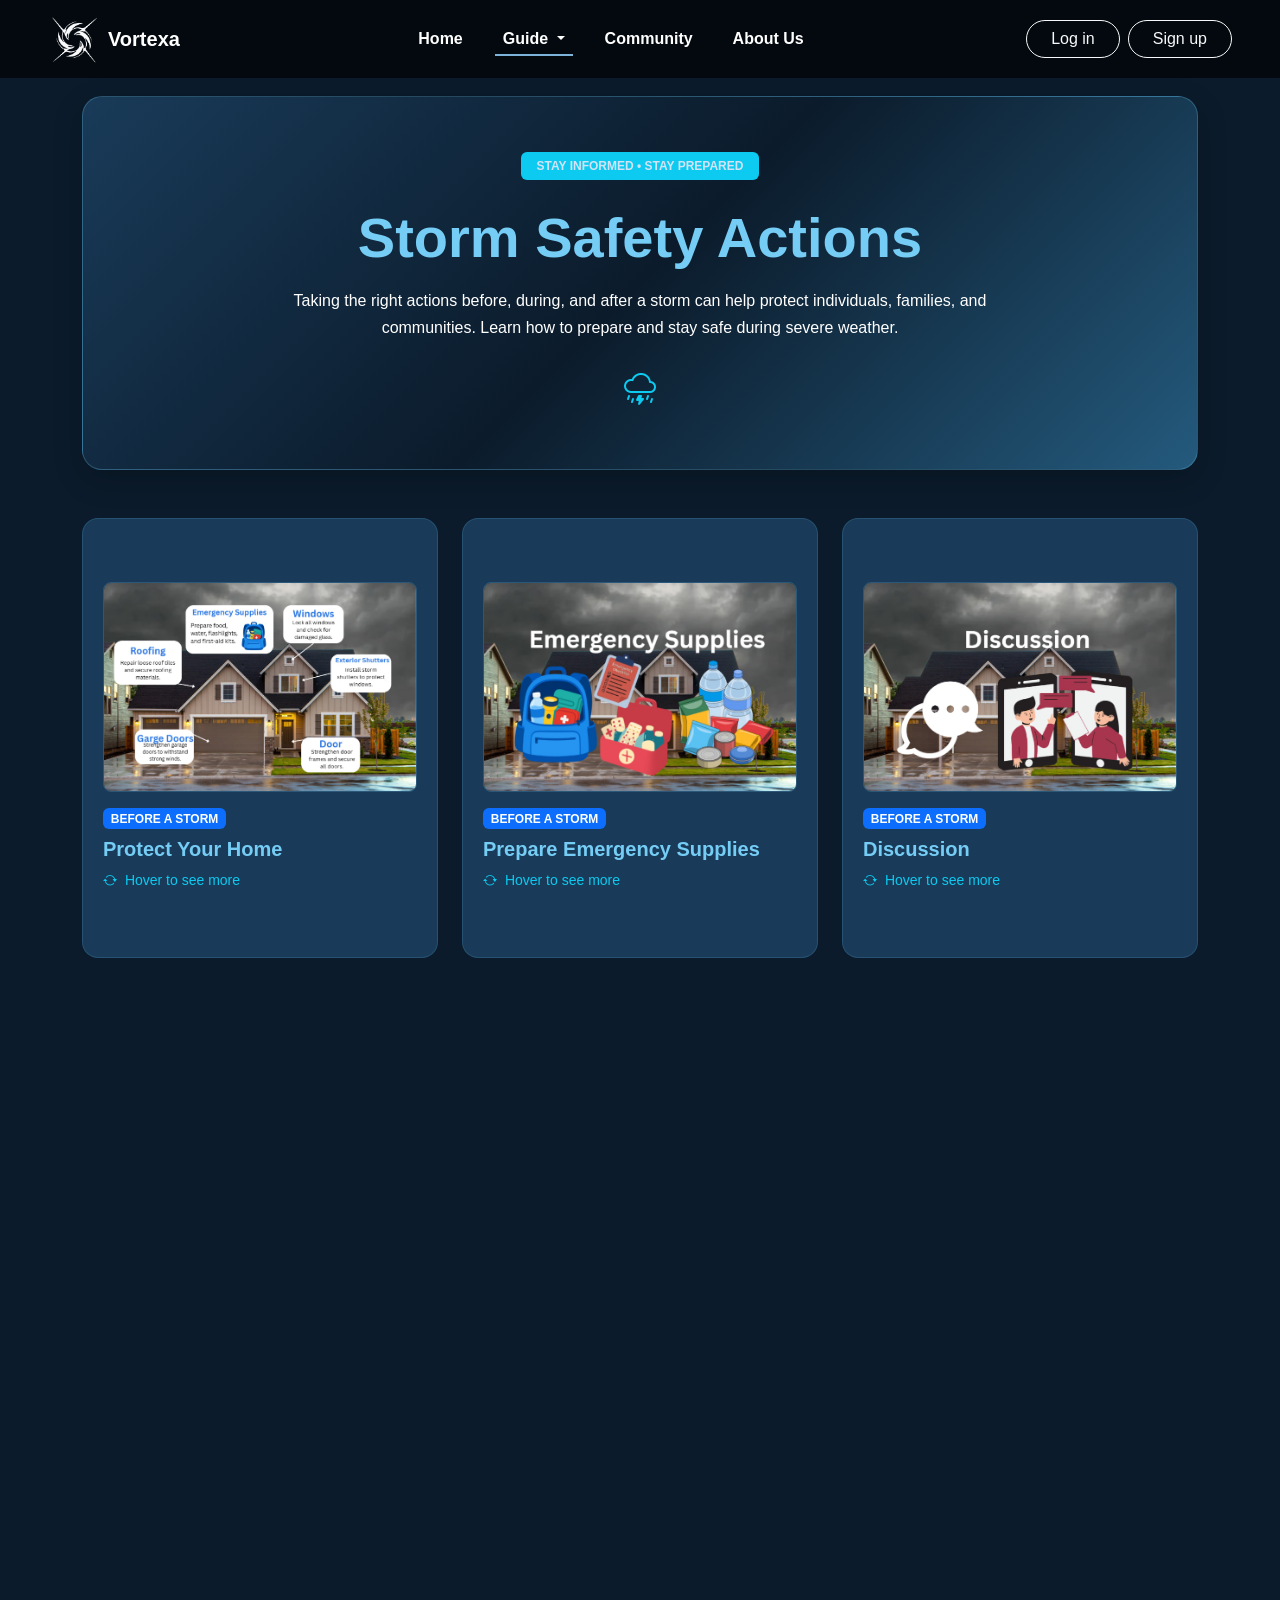
<file: page/safety.html>
<!DOCTYPE html>
<html lang="en">
<head>
    <meta charset="UTF-8">
    <meta name="viewport" content="width=device-width, initial-scale=1.0">
    <title>Document</title>
    <link href="https://cdn.jsdelivr.net/npm/bootstrap@5.3.8/dist/css/bootstrap.min.css" rel="stylesheet">
    <link rel="stylesheet" href="https://cdn.jsdelivr.net/npm/bootstrap-icons@1.13.1/font/bootstrap-icons.min.css">
    <link href="https://unpkg.com/aos@2.3.1/dist/aos.css" rel="stylesheet">
    <link rel="stylesheet" href="../style/community.css">
    <link rel="stylesheet" href="../style/style.css">
    <link rel="shortcut icon" href="../media/black_logo.png">
</head>
<body id="top">

    <!-- Start NAVBAR -->
    <nav class="navbar navbar-expand-lg navbar-dark fixed-top navbar-blurred">
        <div class="container-fluid px-3 px-lg-5">
            <a href="../index.html" class="navbar-brand d-flex align-items-center">
                <img src="../media/voretxa logo.png" class="nav-logo-img object-fit-contain" alt="Logo">
                <span class="ms-2 fw-bold fs-5">Vortexa</span>
            </a>
            <button class="navbar-toggler" type="button" data-bs-toggle="collapse" data-bs-target="#navbarMenu" aria-controls="navbarMenu" aria-expanded="false" aria-label="Toggle navigation">
                <span class="navbar-toggler-icon"></span>
            </button>
            <div class="collapse navbar-collapse" id="navbarMenu">
                <ul class="navbar-nav mx-auto nav-links gap-lg-4">
                    <li class="nav-item">
                        <a href="../index.html" class="text-decoration-none nav-link text-white fw-bold"> Home </a>
                    </li>

                    <li class="nav-item dropdown">
                        <a class="text-decoration-none nav-link dropdown-toggle text-white fw-bold active" href="#" id="guideDropdown" role="button" data-bs-toggle="dropdown" aria-expanded="false" aria-current="page">
                            Guide
                        </a>
                        <ul class="dropdown-menu dropdown-menu-dark" aria-labelledby="guideDropdown">
                            <li><a href="guide.html" class="text-decoration-none dropdown-item"> Guide </a></li>
                            <li><a href="stormrisk.html" class="text-decoration-none dropdown-item"> Storm Risk </a></li>
                            <li><a href="safety.html" class="text-decoration-none dropdown-item active"> Safety Action</a></li>
                        </ul>
                    </li>
                    <li class="nav-item"><a href="community.html" class="text-decoration-none nav-link text-white fw-bold"> Community </a></li>
                    <li class="nav-item"> <a href="aboutus.html" class="text-decoration-none nav-link text-white fw-bold"> About Us </a> </li>
                </ul>

                <div class="d-flex flex-column flex-lg-row gap-2 mt-3 mt-lg-0">
                    <a href="#" class="btn btn-outline-light rounded-pill px-4"> Log in </a>
                    <a href="#" class="btn btn-outline-light rounded-pill px-4">Sign up </a>
                </div>
            </div>
        </div>
    </nav>

    <!-- End NAVBAR  -->

    <!-- Start Safety  -->

    <section id="actions" class="action-section py-5">
        <div class="container">
            
            <!-- Start Safety Hero -->
            <div class="storm-header text-center mb-5 mt-5" data-aos="fade-down" data-aos-easing="linear" data-aos-duration="1500">

                <span class="badge bg-info text-dark px-3 py-2 mb-4">
                    STAY INFORMED • STAY PREPARED
                </span>

                <h1 class="display-4 mb-3">
                    Storm Safety Actions
                </h1>

                <p class="fs-6 text-white">
                    Taking the right actions before, during, and after a storm can help protect individuals, families, and communities. Learn how to prepare and stay safe during severe weather.
                </p>

                <div class="mt-4">
                    <i class="bi bi-cloud-lightning-rain text-info fs-2"></i>
                </div>

            </div>
            <!-- End Safety  -->


           <div class="row g-4">

    <!-- CARD 1 -->
    <div class="col-md-6 col-lg-4" data-aos="fade-up">
        <div class="flip-card">
            <div class="flip-card-inner">

                <div class="flip-card-front">

                    <img src="../media/supplies.jpg"
                         alt="Protect Your Home"
                         class="img-fluid w-100 rounded-3">

                    <span class="badge bg-primary align-self-start mt-3 mb-2">
                        BEFORE A STORM
                    </span>

                    <h5>Protect Your Home</h5>

                    <p class="text-info small mb-0">
                        <i class="bi bi-arrow-repeat me-1"></i>
                        Hover to see more
                    </p>

                </div>

                <div class="flip-card-back">
                    <h5>Protect Your Home</h5>
                    <p>Secure outdoor furniture and loose objects so they cannot be blown away or damage your home. Trim trees that could fall onto your house, and keep drains, gutters, and downspouts clean. Check your roof, windows, and doors for possible water leaks.</p>
                </div>

            </div>
        </div>
    </div>

    <!-- CARD 2 -->
    <div class="col-md-6 col-lg-4" data-aos="fade-up" data-aos-delay="100">
        <div class="flip-card">
            <div class="flip-card-inner">

                <div class="flip-card-front">

                    <img src="../media/Emergency.jpg"
                         alt="Emergency Supplies"
                         class="img-fluid w-100 rounded-3">

                    <span class="badge bg-primary align-self-start mt-3 mb-2">
                        BEFORE A STORM
                    </span>

                    <h5>Prepare Emergency Supplies</h5>

                    <p class="text-info small mb-0">
                        <i class="bi bi-arrow-repeat me-1"></i>
                        Hover to see more
                    </p>

                </div>

                <div class="flip-card-back">
                    <h5>Prepare for Emergencies</h5>
                    <p>Sign up for local emergency alerts and monitor weather reports and news. Prepare a backup battery for your phone and a battery-powered radio. Pack a disaster kit, learn first aid and CPR, and practice emergency plans with your family.</p>
                </div>

            </div>
        </div>
    </div>

    <!-- CARD 3 -->
    <div class="col-md-6 col-lg-4" data-aos="fade-up" data-aos-delay="100">
        <div class="flip-card">
            <div class="flip-card-inner">

                <div class="flip-card-front">

                    <img src="../media/discussion.jpg"
                        alt="Emergency Supplies"
                        class="img-fluid w-100 rounded-3">

                    <span class="badge bg-primary align-self-start mt-3 mb-2">
                        BEFORE A STORM
                    </span>

                    <h5>Discussion</h5>

                    <p class="text-info small mb-0">
                        <i class="bi bi-arrow-repeat me-1"></i>
                        Hover to see more
                    </p>

                </div>

                <div class="flip-card-back">
                    <h5>Discussion Before a Storm</h5>

                    <p>
                        Before a storm, people should prepare emergency supplies, check weather updates, protect their homes, and make safety plans with their families. What preparations can help keep everyone safe?
                    </p>

                    <a href="community.html#weather-forum" class="btn btn-outline-info rounded-pill mt-2">
                        Learn More <i class="bi bi-arrow-right ms-1"></i>
                    </a>
                </div>

            </div>
        </div>
    </div>

    <!-- CARD 4 -->
    <div class="col-md-6 col-lg-4" data-aos="fade-up" data-aos-delay="200">
        <div class="flip-card">
            <div class="flip-card-inner">

                <div class="flip-card-front">

                    <img src="../media/stay.jpg"
                         alt="Weather Alerts"
                         class="img-fluid w-100 rounded-3">

                    <span class="badge bg-warning align-self-start mt-3 mb-2">
                        DURING A STORM
                    </span>

                    <h5>Stay Updated with Weather Alerts</h5>

                    <p class="text-info small mb-0">
                        <i class="bi bi-arrow-repeat me-1"></i>
                        Hover to see more
                    </p>

                </div>

                <div class="flip-card-back">
                    <h5>Stay Updated with Weather Alerts</h5>
                    <p>Pay attention to weather alerts and local information. Follow updates about the storm and understand emergency warnings. Postpone outdoor activities when thunderstorms are forecast.</p>
                </div>

            </div>
        </div>
    </div>

    <!-- CARD 5 -->
    <div class="col-md-6 col-lg-4" data-aos="fade-up" data-aos-delay="100">
        <div class="flip-card">
            <div class="flip-card-inner">

                <div class="flip-card-front">

                    <img src="../media/danger.jpg"
                         alt="Dangerous Areas"
                         class="img-fluid w-100 rounded-3">

                    <span class="badge bg-warning align-self-start mt-3 mb-2">
                        DURING A STORM
                    </span>

                    <h5>Avoid Dangerous Areas</h5>

                    <p class="text-info small mb-0">
                        <i class="bi bi-arrow-repeat me-1"></i>
                        Hover to see more
                    </p>

                </div>

                <div class="flip-card-back">
                    <h5>Avoid Dangerous Areas</h5>
                    <p>Stay away from trees, sheds, and open outdoor areas during thunderstorms. If flooding occurs, move to higher ground. Never walk, swim, or drive through floodwater. Continue moving toward a sturdy shelter if you are outside.</p>
                </div>

            </div>
        </div>
    </div>

    <!-- CARD 6 -->
    <div class="col-md-6 col-lg-4" data-aos="fade-up" data-aos-delay="200">
        <div class="flip-card">
            <div class="flip-card-inner">

                <div class="flip-card-front">

                    <img src="../media/safe.jpg"
                         alt="Safety Check"
                         class="img-fluid w-100 rounded-3">

                    <span class="badge bg-success align-self-start mt-3 mb-2">
                        AFTER A STORM
                    </span>

                    <h5>Check Safety and Get Help</h5>

                    <p class="text-info small mb-0">
                        <i class="bi bi-arrow-repeat me-1"></i>
                        Hover to see more
                    </p>

                </div>

                <div class="flip-card-back">
                    <h5>Check Safety After the Storm</h5>
                    <p>Stay away from fallen power lines, poles, and wires, and report them to the utility company. During power outages, use flashlights instead of candles. Keep generators and grills outdoors, away from windows, and throw away food that has become wet or warm.</p>
                </div>

            </div>
        </div>
    </div>

</div>

            <div class="action-alert p-4 mt-5" data-aos="fade-up" data-aos-anchor-placement="center-bottom">
                <div class="d-flex align-items-start gap-3">
                    <i class="bi bi-exclamation-triangle-fill fs-3 text-info"></i>
                    <div>
                        <h5 class="fw-bold text-info mb-2">
                            Important Safety Reminder
                        </h5>

                        <p class="mb-0">
                            Always follow official weather warnings and instructions from local authorities. Do not return to dangerous areas until they are declared safe.
                        </p>
                    </div>

                </div>
            </div>

            <!-- Start UNHCR SUPPORT -->
            <div class="support-box p-4 p-md-5 mt-5" data-aos="zoom-in">

                <div class="text-center mb-5">

                    <span class="badge bg-info text-dark p-2 mb-3">
                        SUPPORT AND ASSISTANCE
                    </span>

                    <h2 class="support-title fw-bold mt-2">
                        Myanmar Support
                    </h2>

                    <p class="mx-auto lh-lg" style="max-width: 700px;">
                        People affected by emergencies may need additional support and protection. Contact the relevant support office for information and assistance.
                    </p>

                </div>

                <!-- phone no. -->
                <div class="row g-4 mb-5">

                    <!-- PROTECTION AND SAFETY -->
                    <div class="col-md-6" data-aos="fade-up">
                        <div class="flip-card support-flip">
                            <div class="flip-card-inner">

                                <div class="flip-card-front text-center align-items-center">
                                    <i class="bi bi-shield-lock fs-1 text-info mb-3"></i>

                                    <h5>Protection and Safety</h5>

                                    <p class="text-info small mb-0">
                                        <i class="bi bi-arrow-repeat me-1"></i>
                                        Hover to see more
                                    </p>
                                </div>

                                <div class="flip-card-back text-center">
                                    <h5>Protection and Safety</h5>

                                    <p class="mb-0">
                                        Get safety information, emergency warnings, and guidance on protecting yourself and your family during and after storms.
                                    </p>
                                </div>

                            </div>
                        </div>
                    </div>

                    <!-- HUMANITARIAN SUPPORT -->
                    <div class="col-md-6" data-aos="fade-up" data-aos-delay="100">
                        <div class="flip-card support-flip">
                            <div class="flip-card-inner">

                                <div class="flip-card-front text-center align-items-center">
                                    <i class="bi bi-people fs-1 text-info mb-3"></i>

                                    <h5>Humanitarian Support</h5>

                                    <p class="text-info small mb-0">
                                        <i class="bi bi-arrow-repeat me-1"></i>
                                        Hover to see more
                                    </p>
                                </div>

                                <div class="flip-card-back text-center">
                                    <h5>Humanitarian Support</h5>

                                    <p class="mb-0">
                                        Learn about emergency shelters, food, clean water, medical care, and other assistance for communities affected by storms.
                                    </p>
                                </div>

                            </div>
                        </div>
                    </div>

                </div>

                <!-- Contact Info -->
                <div class="contant-header p-4 p-md-5 rounded">

                    <h3 class="contact-heading fw-bold mb-4" data-aos="fade-down">
                        <i class="bi bi-telephone-fill me-2"></i>
                        Contact Information
                    </h3>

                    <div class="working-hours p-3 mb-4" data-aos="fade-down">
                        <div class="d-flex align-items-center gap-3">
                            <i class="bi bi-clock fs-3 text-info"></i>

                            <div>
                                <h6 class="fw-bold mb-1">
                                    Helpline Working Hours
                                </h6>

                                <p class="mb-0">
                                    Monday - Friday: 8:30 AM - 5:00 PM (Myanmar Time)
                                </p>
                            </div>

                        </div>
                    </div>

                    <h5 class="contact-heading fw-bold mb-3" data-aos="fade-down">
                        Yangon Office
                    </h5>

                    <div class="row g-3 mb-5">

                        <div class="col-md-4" data-aos="flip-up">
                            <div class="contact-card">
                                <h6>
                                    <i class="bi bi-telephone me-2"></i>
                                    Phone
                                </h6>

                                <a href="tel:09450065964" class="contact-link">
                                    09 450 065 964
                                </a>
                            </div>
                        </div>

                        <div class="col-md-4" data-aos="flip-up">
                            <div class="contact-card">
                                <h6>
                                    <i class="bi bi-envelope me-2"></i>
                                    Email
                                </h6>

                                <a href="mailto:myaya@unhcr.org" class="contact-link">
                                    myaya@unhcr.org
                                </a>
                            </div>
                        </div>

                        <div class="col-md-4" data-aos="flip-up">
                            <div class="contact-card">
                                <h6>
                                    <i class="bi bi-facebook me-2"></i>
                                    Facebook
                                </h6>

                                <a href="https://www.facebook.com/UNHCRMyanmar" target="_blank" rel="noopener noreferrer" class="contact-link">
                                    UNHCR Myanmar
                                </a>
                            </div>
                        </div>

                    </div>

                    <h5 class="contact-heading fw-bold mb-3" data-aos="fade-down">
                        Regional Office Helplines
                    </h5>

                    <div class="row g-3">

                        <div class="col-md-6 col-lg-4" data-aos="flip-up">
                            <div class="contact-card">
                                <h6>
                                    <i class="bi bi-geo-alt me-2"></i>
                                    Maungdaw Office
                                </h6>

                                <p>Rakhine State</p>

                                <a href="tel:09880876880" class="contact-link">
                                    09 880 876 880
                                </a>
                            </div>
                        </div>

                        <div class="col-md-6 col-lg-4" data-aos="flip-up">
                            <div class="contact-card">
                                <h6>
                                    <i class="bi bi-geo-alt me-2"></i>
                                    Sittwe Office
                                </h6>

                                <p>Rakhine State</p>

                                <a href="tel:09880876838" class="contact-link">
                                    09 880 876 838
                                </a>
                            </div>
                        </div>

                        <div class="col-md-6 col-lg-4" data-aos="flip-up">
                            <div class="contact-card">
                                <h6>
                                    <i class="bi bi-geo-alt me-2"></i>
                                    Hpa-an Office
                                </h6>

                                <p>Mon, Kayin State and Tanintharyi Region</p>

                                <a href="tel:09442638549" class="contact-link">
                                    09 442 638 549
                                </a>
                            </div>
                        </div>

                        <div class="col-md-6 col-lg-4" data-aos="flip-up">
                            <div class="contact-card">
                                <h6>
                                    <i class="bi bi-geo-alt me-2"></i>
                                    Taunggyi Office
                                </h6>

                                <p>Southern Shan and Kayah State</p>

                                <a href="tel:09880876812" class="contact-link">
                                    09 880 876 812
                                </a>
                            </div>
                        </div>

                        <div class="col-md-6 col-lg-4" data-aos="flip-up">
                            <div class="contact-card">
                                <h6>
                                    <i class="bi bi-geo-alt me-2"></i>
                                    Mandalay Office
                                </h6>

                                <p>Chin, Sagaing, Magway and Mandalay Region</p>

                                <a href="tel:09880894701" class="contact-link">
                                    09 880 894 701
                                </a>
                            </div>
                        </div>

                        <div class="col-md-6 col-lg-4" data-aos="flip-up">
                            <div class="contact-card">
                                <h6>
                                    <i class="bi bi-geo-alt me-2"></i>
                                    Myitkyina Office
                                </h6>

                                <p>Kachin State</p>

                                <a href="tel:09880876827" class="contact-link">
                                    09 880 876 827
                                </a>
                            </div>
                        </div>

                    </div>

                    <div class="important-note p-3 mt-4" data-aos="fade-up">

                        <h6 class="fw-bold text-info">
                            <i class="bi bi-info-circle-fill me-2"></i>
                            Important Information
                        </h6>

                        <p class="mb-0">
                            If you cannot reach a helpline, try calling again later or leave a message. Contact details and service availability may change, so check the official contact page for the latest information.
                        </p>

                    </div>
                </div>
                <!-- Sources -->
                <div class="mt-5 pt-3 border-top text-center" data-aos="fade-up">
                    <p class="small mb-0">
                        <strong>Research:</strong>
                        <a href="https://climatecheck.com/risks/storm/mitigation-guide-for-homeowners" target="_blank" rel="noopener noreferrer">
                            ClimateCheck
                        </a> |

                        <a href="https://www.redcross.org/get-help/how-to-prepare-for-emergencies/types-of-emergencies/thunderstorm.html"
                        target="_blank" rel="noopener noreferrer">
                            RedCross
                        </a> |

                        <a href="https://help.unhcr.org/myanmar/contact-us/" target="_blank" rel="noopener noreferrer">
                            UNHCR
                        </a>
                    </p>
                </div>
            </div>
            <!-- End UNHCR SUPPORT -->
        </div>
    </section>

    <!-- Start FOOTER -->
    <footer class="bg-black text-white mt-4" data-aos="fade-up">
        <div class="container py-5">
            <div class="row g-4">
                <div class="col-12 col-md-5">
                    <div class="d-flex align-items-start">
                        <a href="../index.html"><img src="../media/voretxa logo.png" class="footer-logo me-3" alt="logo"></a>
                        <div>
                            <h4 class="fw-bold">Vortexa</h4>
                            <p class="small text-white-50">
                                We are dedicated to raising awareness about storms through educational information, helping people understand their behavior, risks, and safety measures.
                            </p>
                        </div>
                    </div>
                </div>

                <div class="col-12 col-md-7">
                    <div class="row g-4">
                        <div class="col-6 col-md-6">
                            <h5 class="fw-bold mb-3">Quick Links</h5>
                            <ul class="list-unstyled footer-links">
                                <li class="mb-2">
                                    <a href="../index.html" class="text-decoration-none text-white">Home</a>
                                </li>
                                <li class="mb-2">
                                    <a href="guide.html" class="text-decoration-none text-white">Guide</a>
                                </li>
                                <li class="mb-2">
                                    <a href="community.html" class="text-decoration-none text-white">Community</a>
                                </li>
                                <li class="mb-2">
                                    <a href="aboutus.html" class="text-decoration-none text-white">About Us</a>
                                </li>
                                <li class="mb-2">
                                    <a href="aboutus.html#faq" class="text-decoration-none text-white">FAQ</a>
                                </li>
                            </ul>
                        </div>


                        <div class="col-6 col-md-6">
                            <h5 class="fw-bold mb-3">Explore</h5>

                            <ul class="list-unstyled footer-links">
                                <li class="mb-2">
                                    <a href="guide.html#storm-type" class="text-decoration-none text-white">Types of Storms</a>
                                </li>
                                <li class="mb-2">
                                    <a href="community.html#weather-forum" class="text-decoration-none text-white">Weather Forum</a>
                                </li>
                                <li class="mb-2">
                                    <a href="guide.html#Preparedness" class="text-decoration-none text-white">Storm Preparedness</a>
                                </li>
                                <li class="mb-2">
                                    <a href="guide.html#causes" class="text-decoration-none text-white">Causes & Consequences</a>
                                </li>
                            </ul>
                        </div>

                    </div>
                </div>

            </div>
        </div>


        <hr class="my-0">

        <div class="container text-center py-3">
            <p class="small mb-0 text-light-50">
                Copyright &copy; 2026 storm_risk_reduction. All rights reserved.
            </p>
        </div>

    </footer>

    <!-- End FOOTER  -->

    <a href="#top" class="btn btn-primary rounded-circle position-fixed bottom-0 end-0 m-4 shadow-lg" data-aos="fade-up">
        <i class="bi - bi-caret-up-fill fs-3"></i>
    </a>

    <script src="https://cdn.jsdelivr.net/npm/bootstrap@5.3.8/dist/js/bootstrap.bundle.min.js"></script>
    <script src="https://unpkg.com/aos@2.3.1/dist/aos.js"></script>
    <script>
        AOS.init({
            duration: 800,
            once: false,
            offset: 100,
            easing: 'ease-in-out'
        });
    </script> 
</body>
</html>
</file>
<file: style/community.css>
/* GENERAL */

body {
    background-color: #0B1929;
    color: #EAF6FF;
    font-family: Arial, sans-serif;
}


/* CURRENT WEATHER HERO*/

.com-section-1 {
    margin-top: 75px;
    background: linear-gradient(120deg, #07182B, #123B5A, #176080);
    color: white;
}

.weather-icon {
    font-size: 75px;
}

#temperature {
    font-size: 85px;
    font-weight: 600;
    color: white;
}

.hero-description {
    color: #DCEAF5;
}

.weather-detail {
    height: 100%;
    padding: 20px;
    background: rgba(255, 255, 255, 0.08);
    border: 1px solid rgba(255, 255, 255, 0.15);
    border-radius: 15px;
    transition: 0.3s ease;
}

.weather-detail i {
    font-size: 28px;
    color: #7DD3FC;
}

.weather-detail p {
    color: #B8D5E8;
    margin-top: 12px;
    margin-bottom: 5px;
}

.weather-detail h4 {
    color: white;
    font-weight: bold;
}

.weather-detail:hover {
    background: rgba(255, 255, 255, 0.15);
    transform: translateY(-5px);
}


/*  WEATHER FORECAST */

.forecast-wrapper {
    background-color: #10263D;
    border: 1px solid #294B68;
}

.community-heading {
    color: #7DD3FC;
}

.forecast-card {
    height: 100%;
    padding: 18px 10px;
    text-align: center;
    background-color: #183B5B;
    border: 1px solid #326184;
    border-radius: 12px;
    transition: 0.3s ease;
}

.forecast-card:hover {
    background-color: #24577D;
    transform: translateY(-5px);
}

.forecast-card p {
    color: #B8D5E8;
    font-size: 13px;
    margin-bottom: 5px;
}

.forecast-card h6 {
    color: #7DD3FC;
    font-weight: bold;
}

.forecast-card h4 {
    color: white;
    font-weight: bold;
    margin-bottom: 5px;
}

.forecast-card span {
    color: #B8D5E8;
}

.forecast-icon {
    font-size: 35px;
    margin: 12px 0;
}

.forecast-divider {
    border-color: #7DD3FC;
}


/* ============== Community =========== */
.card {
    transition: 0.3s ease;
}

.card:hover {
    transform: translateY(-6px);
    box-shadow: 0 8px 20px rgba(23, 43, 77, 0.15);
}

.card h4 {
    color: #243f63;
}

a {
    color: #29466b;
    text-decoration: none;
}

a:hover {
    color: #527da8;
    text-decoration: underline;
}

.alert-info {
    background-color: #e3edf7;
    color: #243f63;
}


.post-header {
    background-color: #102b50;
}


/* ===================================Start STORM RISK======================================= */
.storm-banner {
 
    background-color: #071B33;
 
}
 
 
 
.storm-banner p {
 
    max-width: 750px;
 
}
 
 
 
#storm-risk-checklist {
 
    margin-top: 110px;
 
    color: #EAF6FF;
 
}
 
 
 
#storm-risk-checklist h2,
 
#storm-risk-checklist h3 {
 
    color: #7DD3FC;
 
}
 
 
 
#storm-risk-checklist .card {
 
    background-color: #183B5B;
 
    border: 1px solid #326184;
 
    color: #FFFFFF;
 
    transition: 0.3s ease;
 
}
 
 
 
#storm-risk-checklist .card h5 {
 
    color: #7DD3FC;
 
}
 
 
 
#storm-risk-checklist .card p {
 
    color: #E0EAF2;
 
}
 
 
 
 
 
.yellow {
 
    background-color: #E6D477;
 
}
 
 
 
#storm-risk-checklist .yellow:hover {
 
    background-color: #DCC45F;
 
    transform: translateY(-5px);
 
    box-shadow: 0 8px 20px rgba(0, 0, 0, 0.3);
 
}
 
 
 
 
 
.orange {
 
    background-color: #E5A04B;
 
}
 
 
 
#storm-risk-checklist .orange:hover {
 
    background-color: #D98D35;
 
    transform: translateY(-5px);
 
    box-shadow: 0 8px 20px rgba(0, 0, 0, 0.3);
 
}
 
 
 
 
 
.brown {
 
    background-color: #98704F;
 
}
 
 
 
#storm-risk-checklist .brown:hover {
 
    background-color: #805B3D;
 
    transform: translateY(-5px);
 
    box-shadow: 0 8px 20px rgba(0, 0, 0, 0.3);
 
}
 
 
 
 
 
.blue {
 
    background-color: #527D9C;
 
}
 
 
 
#storm-risk-checklist .blue:hover {
 
    background-color: #416984;
 
    transform: translateY(-5px);
 
    box-shadow: 0 8px 20px rgba(0, 0, 0, 0.3);
 
}
 
.red {
 
    background-color: #C85D58;
 
}
 
#storm-risk-checklist .red:hover {
 
    background-color: #B44843;
 
    transform: translateY(-5px);
 
    box-shadow: 0 8px 20px rgba(0, 0, 0, 0.3);
 
}
 
#storm-risk-checklist > .mb-5 > .row a {
 
    cursor: pointer;
 
    transition: all 0.3s ease;
 
}
 
#storm-risk-checklist .collapse .card {
 
    background-color: #102A43;
 
}
 
#storm-risk-checklist .collapse .card:hover {
 
    transform: translateY(-5px);
 
    box-shadow: 0 8px 20px rgba(0, 0, 0, 0.3);
 
}
 
 
#storm-risk-checklist .threat-stage-card {
    display: block;
    color: inherit;
    text-decoration: none;
    cursor: pointer;
    transition: transform 0.25s ease, box-shadow 0.25s ease, border-color 0.25s ease;
}
 
#storm-risk-checklist .threat-stage-card:hover,
#storm-risk-checklist .threat-stage-card:focus-visible {
    transform: translateY(-4px);
    box-shadow: 0 8px 20px rgba(0, 0, 0, 0.25) !important;
    border-color: #7DD3FC !important;
}
 
#storm-risk-checklist .threat-stage-card:focus-visible {
    outline: 2px solid #7DD3FC;
    outline-offset: 3px;
}
 
#storm-risk-checklist .threat-stage-card .card-body {
    height: 100%;
}
/* =======================================End STORM RISK ================================================== */

/* ========================================= Start Safety =============================================== */
/* STORM BANNER */
        .storm-header {
            background: linear-gradient(135deg, #193B59, #0B1B2B, #245A7D);
            border: 1px solid rgba(117, 205, 245, 0.25);
            border-radius: 20px;
            padding: 55px 25px;
            box-shadow: 0 10px 30px rgba(0, 0, 0, 0.2);
        }

        .storm-header h1 {
            color: #75CDF5;
            font-weight: 800;
        }

        .storm-header p {
            color: #D5E2EF;
            line-height: 1.8;
            max-width: 750px;
            margin: 0 auto;
        }


        .action-section {
            background-color: #0B1B2B;
            color: white;
        }

        .section-title,
        .support-title,
        .contact-heading {
            color: #75CDF5;
        }

        /* FLIP CARD */
.flip-card {
    height: 440px;
    perspective: 1200px;
}

.flip-card-inner {
    position: relative;
    width: 100%;
    height: 100%;
    transform-style: preserve-3d;
    transition: transform 0.8s ease;
}

.flip-card:hover .flip-card-inner {
    transform: rotateY(180deg);
}

.flip-card-front,
.flip-card-back {
    position: absolute;
    inset: 0;
    padding: 20px;
    border-radius: 16px;
    backface-visibility: hidden;
    -webkit-backface-visibility: hidden;
}

.flip-card-front {
    background-color: #193B59;
    border: 1px solid rgba(117, 205, 245, 0.15);
    display: flex;
    flex-direction: column;
    justify-content: center;
}

.flip-card-front img {
    width: 100%;
    height: 210px;
    object-fit: cover;
    border: 1px solid rgba(117, 205, 245, 0.2);
}

.flip-card-back {
    background-color: #245A7D;
    display: flex;
    flex-direction: column;
    justify-content: center;
    transform: rotateY(180deg);
}

.flip-card h5 {
    color: #75CDF5;
    font-weight: bold;
}

.flip-card p {
    line-height: 1.7;
}

.action-icon {
    width: 55px;
    height: 55px;
    background-color: rgba(117, 205, 245, 0.15);
    color: #75CDF5;
    border-radius: 12px;
    display: flex;
    align-items: center;
    justify-content: center;
    font-size: 27px;
    margin-bottom: 18px;
}

        /* SUPPORT FLIP CARDS */
        .support-flip {
            height: 230px;
        }

        /* SAFETY REMINDER */
        .action-alert,
        .working-hours,
        .important-note {
            background-color: rgba(18, 104, 245, 0.12);
            border-left: 4px solid #75CDF5;
            border-radius: 10px;
        }

        /* SUPPORT SECTION */
        .support-box {
            background-color: #193B59;
            border: 1px solid rgba(117, 205, 245, 0.15);
            border-radius: 18px;
        }

        /* CONTACT CARDS */
        .contact-card {
            background-color: #193B59;
            border: 1px solid rgba(117, 205, 245, 0.15);
            border-radius: 12px;
            padding: 20px;
            height: 100%;
            transition: 0.3s ease;
        }

        .contact-card:hover {
            background-color: #245A7D;
            transform: translateY(-4px);
        }

        .contact-card h6 {
            color: rgb(255, 255, 255);
            font-weight: bold;
        }

        .contact-card i {
            color: #75CDF5;
        }

        .contact-link {
            color: #75CDF5;
            text-decoration: none;
            font-weight: 600;
            overflow-wrap: anywhere;
        }

        .contact-link:hover {
            color: white;
            text-decoration: underline;
        }
/* ========================================= End Safety =============================================== */

.reserch-text{
    color: white;
}
</file>
<file: style/style.css>
body {
    font-family: Arial, sans-serif;
    color: #12344a;
    margin: 0;
    padding: 0;
}

html {
    scroll-behavior: smooth;
}

.section-title {
    color: #12344a;
}


/* NAVBAR */

.navbar-blurred {
    background: rgba(0, 0, 0, 0.65);
    backdrop-filter: blur(10px);
    -webkit-backdrop-filter: blur(10px);
}

.nav-logo-img {
    width: 52px;
    height: 52px;
    object-fit: contain;
}

.nav-links .nav-link {
    position: relative;
    font-weight: 600;
    transition: color 0.3s ease;
}

.nav-links .nav-link::before {
    content: "";
    position: absolute;
    left: 0;
    bottom: 3px;
    width: 0;
    height: 2px;
    background: #7eb3d9;
    transition: width 0.3s ease;
}
 
.nav-links .nav-link:hover::before,
.nav-links .nav-link.active::before {
    width: 100%;
}

.nav-links .nav-link:hover {
    color: #7eb3d9;
}

/* =============== start index ================== */
/* HERO SECTION */

.hero {
    background:
        linear-gradient(
            rgba(31, 31, 31, 0.75),
            rgba(166, 123, 173, 0.75)
        ),
        url("https://i.pinimg.com/originals/4f/7b/af/4f7baf9d24aa5ca3a8c98d7dec85576c.gif");
        background-position: center;
        background-size: cover;
        background-repeat: no-repeat;
        background-attachment: fixed;
}

.hero-content {
    padding-top: 175px;
    padding-bottom: 40px;
}

.hero-content h1 {
    line-height: 1.15;
}

.hero-content p {
    max-width: 750px;
    line-height: 1.8;
}

.hero-bottom {
    background: rgba(0, 0, 0, 0.25);
}

.hero-bottom h2 {
    color: #7eb3d9;
}

.hero-bottom hr {
    border: 1px solid white;
    opacity: 0.7;
}

.hero-bottom p {
    color: #eeeeee;
    line-height: 1.6;
}


/* INTRODUCTION SECTION */

.video-show {
    height: 350px;
    border-radius: 16px;
}

.video-show video {
    object-fit: cover;
}

.eyebrow-text {
    color: #4a90c2;
    letter-spacing: 2px;
    font-size: 14px;
}

.container p {
    line-height: 1.7;
}


/* TYPES OF STORMS */

.image-card {
    height: 350px;
    width: 100%;
    cursor: pointer;
    transition: transform 0.3s ease;
}

.image-card img {
    transition: transform 0.5s ease;
}

.image-card:hover {
    transform: translateY(-6px);
}

.image-card:hover img {
    transform: scale(1.08);
}

.image-img {
    background: linear-gradient(
        transparent,
        rgba(0, 0, 0, 0.95)
    );
    padding-top: 70px;
}

.image-img h5 {
    color: white;
}

.image-img p {
    line-height: 1.5;
}

.full-text {
    display: none;
}

.image-card:hover .full-text {
    display: block;
}

.image-card:hover .short-text {
    display: none;
}

.learn-btn {
    background: #1a3a5c;
    border: 1px solid #1a3a5c;
    transition: all 0.3s ease;
}

.learn-btn:hover {
    background: #4a90c2;
    border-color: #4a90c2;
    color: white;
    transform: translateY(-3px);
}


/* CAUSES OF STORMS */

.info-card {
    color: #12344a;
    border: 1px solid #e3e8ef;
    border-radius: 15px;
    transition: all 0.3s ease;
    background: white;
}

.info-card:hover {
    transform: translateY(-7px);
    border-color: #7eb3d9;
    box-shadow: 0 10px 25px rgba(18, 52, 74, 0.12);
}

.info-card img {
    height: 190px;
    object-fit: cover;
    transition: transform 0.4s ease;
}

.info-card:hover img {
    transform: scale(1.04);
}

.info-card .card-body {
    padding: 20px;
}

.info-card .card-text {
    color: #526574;
    font-size: 14px;
    line-height: 1.7;
}


/* IMPACT OF STORMS */

.feature-item {
    background: #f8f9fa;
    border: 1px solid #e3e8ef;
    border-radius: 15px;
    padding: 22px;
    cursor: pointer;
    transition: all 0.4s ease;
}


.feature-item:hover {
    transform: translateY(-8px);
    background: #eaf4fc;
    border-color: #4a90c2;
    box-shadow: 0 12px 25px rgba(74, 144, 194, 0.25);
}


.feature-item i {
    color: #4a90c2;
    transition: all 0.4s ease;
}

.feature-item:hover i {
    color: #12344a;
    transform: scale(1.2);
}


.feature-item h3 {
    color: #12344a;
    transition: color 0.3s ease;
}

.feature-item:hover h3 {
    color: #2878ad;
}


.feature-item p {
    color: #526574;
    line-height: 1.7;
}


.storm-impact-img {
    width: 100%;
    max-height: 420px;
    object-fit: cover;
    transition: all 0.4s ease;
}

.storm-impact-img:hover {
    transform: scale(1.04);
    box-shadow: 0 12px 25px rgba(74, 144, 194, 0.3);
}


/* WHY REDUCE STORM RISK */

.tp {
    border: 1px solid #e3e8ef;
    transition: all 0.3s ease;
}

.tp:hover {
    transform: translateY(-7px);
    border-color: #7eb3d9;
    box-shadow: 0 10px 25px rgba(18, 52, 74, 0.12);
}

.tp i {
    color: #4a90c2;
}

.tp h4 {
    color: #12344a;
}

.paragraph {
    background: #f0f4f8;
    color: #526574;
}

.paragraph p {
    line-height: 1.8;
}

/* ==================== End index =======================  */

/* ================== start GUIDE ==========================  */

.carousel-caption {
    right: auto;
    bottom: auto;
}

.carousel-indicators .indi {
    width: 10px;
    height: 10px;
    position: relative;
}

.carousel-indicators {
    margin-left: 5%;
    margin-right: 5%;
}

.carousel-indicators::before {
    content: "";
    position: absolute;
    top: 50%;
    left: 0;
    right: 0;
    height: 2px;
    background-color: white;
    transform: translateY(-50%);
}

.carousel-indicators .indi span {
    position: absolute;
    bottom: 18px;
    left: 50%;
    transform: translateX(-50%);
    white-space: nowrap;
    color: white;
    font-size: 14px;
    text-indent: 0;
    z-index: 2;
    margin: 0;
}

/* HISTORICAL CAROUSEL */

.historical-content {
    position: relative;
}

.historical-content::before {
    content: "";
    position: absolute;
    top: 0;
    left: 0;
    width: 100%;
    height: 100%;
    background: rgba(0, 0, 0, 0.5);
}

/* STORM TITLE */

.storm-title {
    font-size: 48px;
    font-weight: 800;
    color: #7DD3FC;
    line-height: 1.2;
    text-shadow: 2px 2px 8px rgba(0, 0, 0, 0.8);
}

/* STORM CARD */

.storm-card {
    background-color: #102A43;
    color: white;
    border: 1px solid #244766;
}

/* STORM BOX */

.storm-box {
    background-color: #183B5B;
    color: #EAF6FF;
    padding: 15px;
    border-radius: 10px;
    margin-bottom: 12px;
    border-left: 4px solid #38BDF8;
    transition: all 0.3s ease;
    cursor: pointer;
}

.storm-box:hover {
    background-color: #24577D;
    transform: translateX(8px);
    box-shadow: 0 5px 15px rgba(0, 0, 0, 0.3);
}

/* STORM TEXT */

.storm-text {
    color: #CBD5E1;
    line-height: 1.8;
}

.storm-note {
    background-color: #163A59;
    color: #BAE6FD;
    padding: 15px;
    border-radius: 10px;
}

/* STORM IMAGE */

.storm-image {
    width: 100%;
    height: 350px;
    object-fit: cover;
}

/* ARTICLE IMAGE */

.article-image {
    width: 100%;
    height: 24rem;
    object-fit: cover;
    filter: blur(2px);
    transition: filter 0.3s ease;
}

.article-image:hover,
.article-image:focus-visible {
    filter: blur(0);
}

/* STORM BACKGROUND */

.c-bg {
    background-color: #102A43;
}

/* RELATED ARTICLES */

.list-group-item .row {
    width: 100%;
    margin-left: 0;
    margin-right: 0;
}

.sm-p {
    margin-left: 0;
    padding-left: 10px;
    text-align: left;
}

.sm-img {
    display: block;
    width: 100px;
    height: 80px;
    object-fit: cover;
    margin-left: 17px;
}
/* ===================== End guide ==================== */

/* ==================== Start FAQ ====================== */
#faq .accordion-item {
    background-color: #10263D;
    border: 1px solid #24445F;
    margin-bottom: 10px;
    border-radius: 8px;
    overflow: hidden;
}

#faq .accordion-button {
    background-color: #10263D;
    color: #FFFFFF;
    font-weight: 600;
}

#faq .accordion-button:not(.collapsed) {
    background-color: #18344F;
    color: #7DD3FC;
}

#faq .accordion-body {
    color: #D6E4F0;
    background-color: #0B1D30;
}
/* ======================= End FAQ ========================== */

/* ========================= Start About US =========================== */
/* About us */
.abt {
    min-height: 100vh;
    background:
        linear-gradient(rgba(3, 8, 20, 0.75), rgba(3, 8, 20, 0.85)),
        url('https://cf-images.assettype.com/down-to-earth%2Fimport%2Flibrary%2Flarge%2F2023-05-05%2F0.68693200_1683291056_cy.jpg?w=480&auto=format%2Ccompress&fit=max');
    background-size: cover;
    background-position: center;
}

.abt-title {
    font-size: clamp(48px, 8vw, 100px);
    line-height: 1;
}

.side-text {
    writing-mode: vertical-rl;
}

.title { 
    max-width: 600px;
}

/* member  */
.member-photo {
    width: 100%;
    height: 470px;
    object-fit: cover;
    object-position: center;
}



/* main feature */

.hover-card {
    flex: 1;
    height: 480px;
    transition: flex 0.6s ease-in-out;
}

.hover-card:hover {
    flex: 2.5;
}

.text-vertical {
    writing-mode: vertical-lr;
    transform: rotate(180deg);
}

.hover-card:hover .text-vertical {
    writing-mode: horizontal-tb;
    transform: none;
}

.readmore-btn {
    opacity: 0;
}

.hover-card:hover .readmore-btn {
    opacity: 1;
}

.member-slide { display: none; }
        #member-1:checked ~ .members .member-slide:nth-child(1),
        #member-2:checked ~ .members .member-slide:nth-child(2),
        #member-3:checked ~ .members .member-slide:nth-child(3),
        #member-4:checked ~ .members .member-slide:nth-child(4) { display: block; }
        .member-photo { min-height: 300px; object-fit: cover; }

.member-img { 
    width: 70px;
    height: 70px;
}


.carousel-caption {
    right: auto;
    bottom: auto;
}

.storm-title {
    font-size: 48px;
    font-weight: 800;
    color: #ffd166;
    line-height: 1.2;
    text-shadow: 2px 2px 8px rgba(0, 0, 0, 0.8);
}

.storm-card {
    background-color: #102A43;
    color: white;
    border: 1px solid #244766;
}
 
.storm-title {
    color: #9fc3d3;
}
 
.storm-box {
    background-color: #183B5B;
    color: #EAF6FF;
    padding: 15px;
    border-radius: 10px;
    margin-bottom: 12px;
    border-left: 4px solid #38BDF8;
}
 
.storm-text {
    color: #CBD5E1;
    line-height: 1.8;
}
 
.storm-note {
    background-color: #163A59;
    color: #BAE6FD;
    padding: 15px;
    border-radius: 10px;
}
.storm-box {
    background-color: #183B5B;
    transition: all 0.3s ease;
    cursor: pointer;
}
 
.storm-box:hover {
    background-color: #24577D;
    transform: translateX(8px);
    box-shadow: 0 5px 15px rgba(0,0,0,0.3);
}

.article-image {
    width: 100%;
    height: 24rem;
    object-fit: cover;
    filter: blur(2px);
    transition: filter 0.3s ease;
    }
.article-image:hover,
.article-image:focus-visible {
    filter: blur(0);
}
@media (max-width: 575.98px) {
.article-image {
        height: 18rem;
    }
}
 @media (prefers-reduced-motion: reduce) {
    .article-image {
        transition: none;
    }
}

.storm-image {
    width: 100%;
    height: 350px;
    object-fit: cover;
}

@media (max-width: 767px) {
    .storm-image {
        height: 250px;
    }
}
#alvin,
#hazel,
#hazel1,
#emma {
    color: #eaf3ff;
}

#alvin{
    margin-top: 70px;
    border-radius: 20px;
}

/* Cards */
.card {
    background-color: #102b45;
    color: #eaf3ff;
    border: 1px solid #294c6b;
}

/* Card headings */
.card h1,
.card h2,
.card h3,
.card h4,
.card h5,
.card h6,
.card-title {
    color: #eaf3ff;
}

.card p,
.card-text,
.text-dark {
    color: #d2e3f5 !important;
}

a {
    color: #8fc8ff;
}

a:hover {
    color: #c5e4ff;
}

.accordion-item {
    background-color: #102b45;
    border-color: #294c6b;
}

.accordion-button {
    background-color: #183b59;
    color: #ffffff;
}

.accordion-button:not(.collapsed) {
    background-color: #285578;
    color: #ffffff;
}

.accordion-body {
    background-color: #102b45;
    color: #d2e3f5;
}

.form-control,
.form-select {
    background-color: #f0f6fc;
    color: #102b45;
    border-color: #547b9d;
}

.btn-primary {
    background-color: #285578;
    border-color: #285578;
    color: #ffffff;
}

.btn-primary:hover {
    background-color: #376f98;
    border-color: #376f98;
}

#weather .card {
    transition: all 0.3s ease;
}

#weather .card:hover {
    transform: translateY(-8px);
    background-color: rgb(20, 52, 101);
    cursor: pointer;
}


.abt {
    min-height: 100vh;
    background:
        linear-gradient(rgba(3, 8, 20, 0.75), rgba(3, 8, 20, 0.85)),
        url('https://images.unsplash.com/photo-1605727216801-e27ce1d0cc28?auto=format&fit=crop&w=2000&q=90');
    background-size: cover;
    background-position: center;
}

.abt-title {
    font-size: clamp(48px, 8vw, 100px);
    line-height: 1;
}

.side-text {
    writing-mode: vertical-rl;
}

.title { 
    max-width: 600px;
}



/* main feature */

.hover-card {
    flex: 1;
    height: 480px;
    transition: flex 0.6s ease-in-out;
}

.hover-card:hover {
    flex: 2.5;
}

.text-vertical {
    writing-mode: vertical-lr;
    transform: rotate(180deg);
}

.hover-card:hover .text-vertical {
    writing-mode: horizontal-tb;
    transform: none;
}

.readmore-btn {
    opacity: 0;
}

.hover-card:hover .readmore-btn {
    opacity: 1;
}

.member-slide { display: none; }
        #member-1:checked ~ .members .member-slide:nth-child(1),
        #member-2:checked ~ .members .member-slide:nth-child(2),
        #member-3:checked ~ .members .member-slide:nth-child(3),
        #member-4:checked ~ .members .member-slide:nth-child(4) { display: block; }
        .member-photo { min-height: 300px; object-fit: cover; }


/* ====================End About US ========================== */

/* ======================= FOOTER ===========================  */

.footer-logo {
    width: 65px;
    height: 65px;
    object-fit: contain;
}

footer {
    background: #050505;
}

footer h4,
footer h5 {
    color: white;
}

footer p {
    line-height: 1.7;
}

.footer-links a {
    transition: all 0.3s ease;
}

.footer-links a:hover {
    color: #7eb3d9;
    padding-left: 5px;
}
</file>
